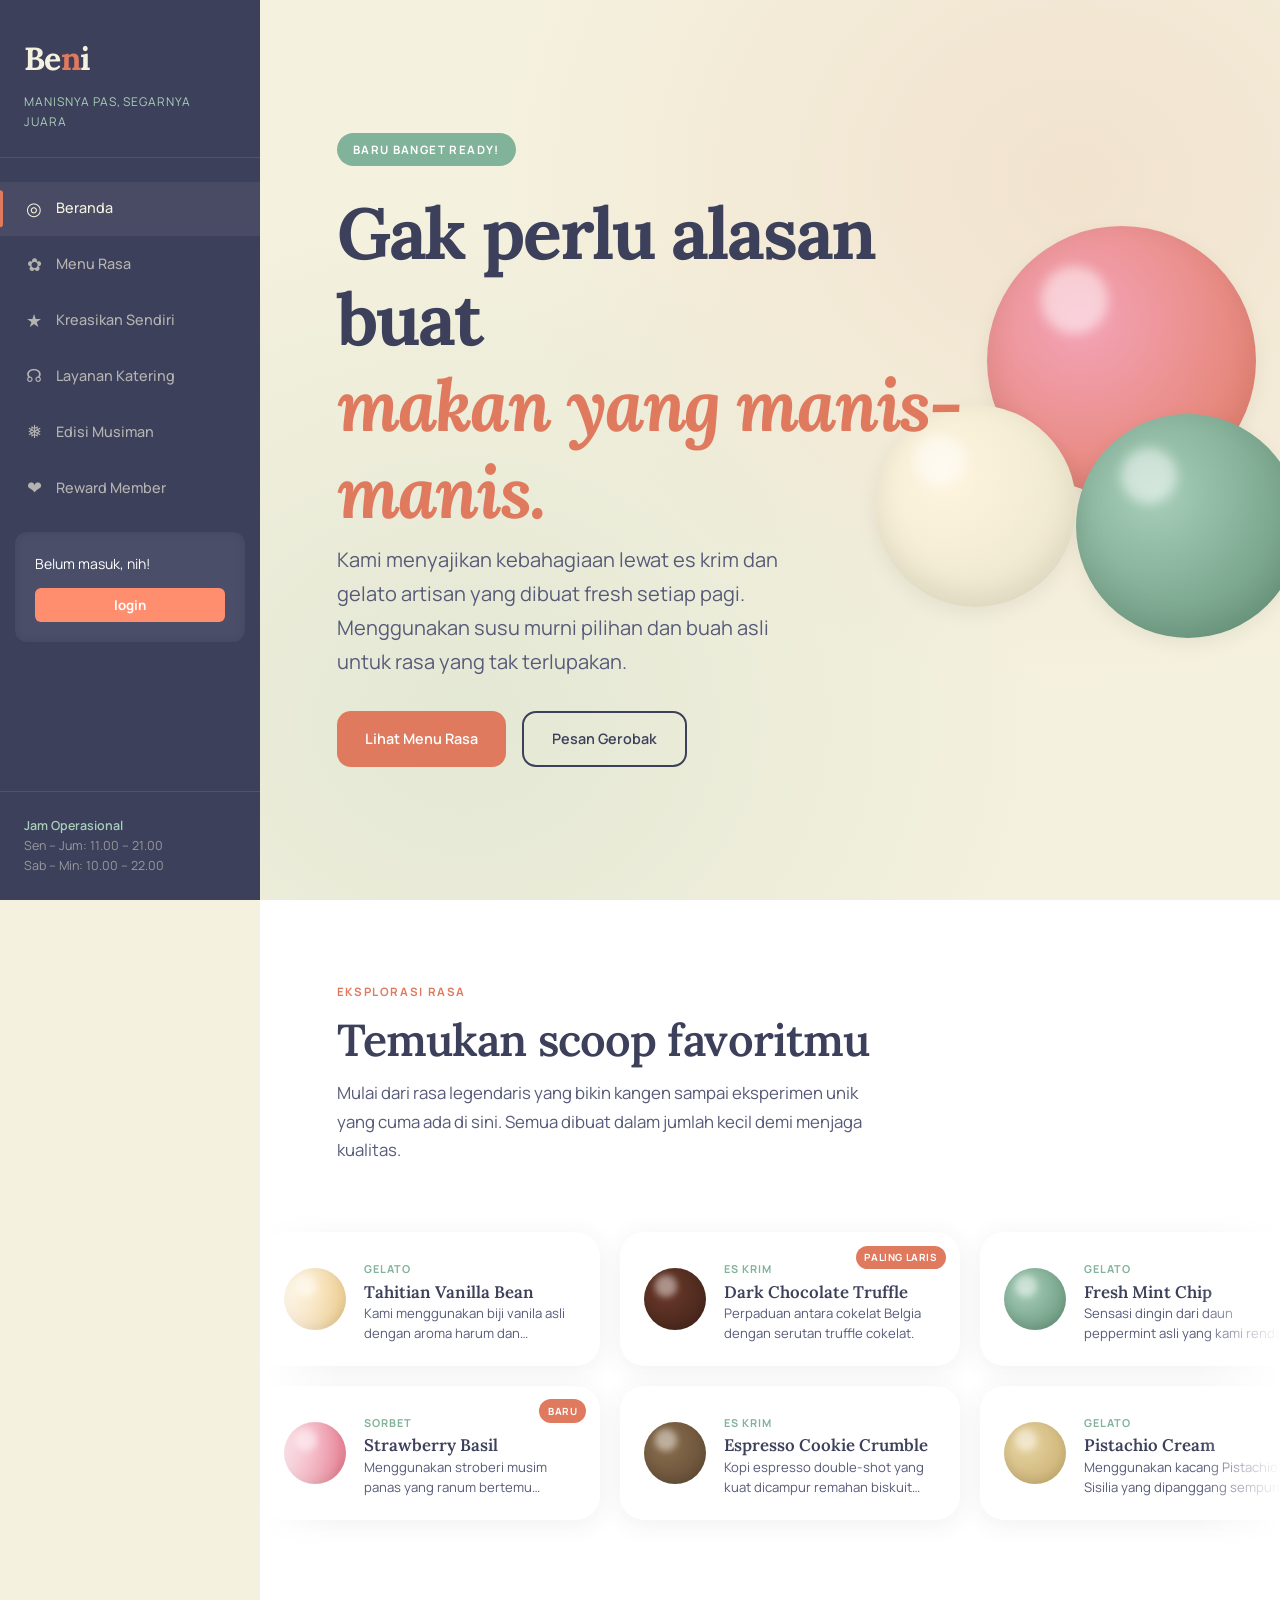
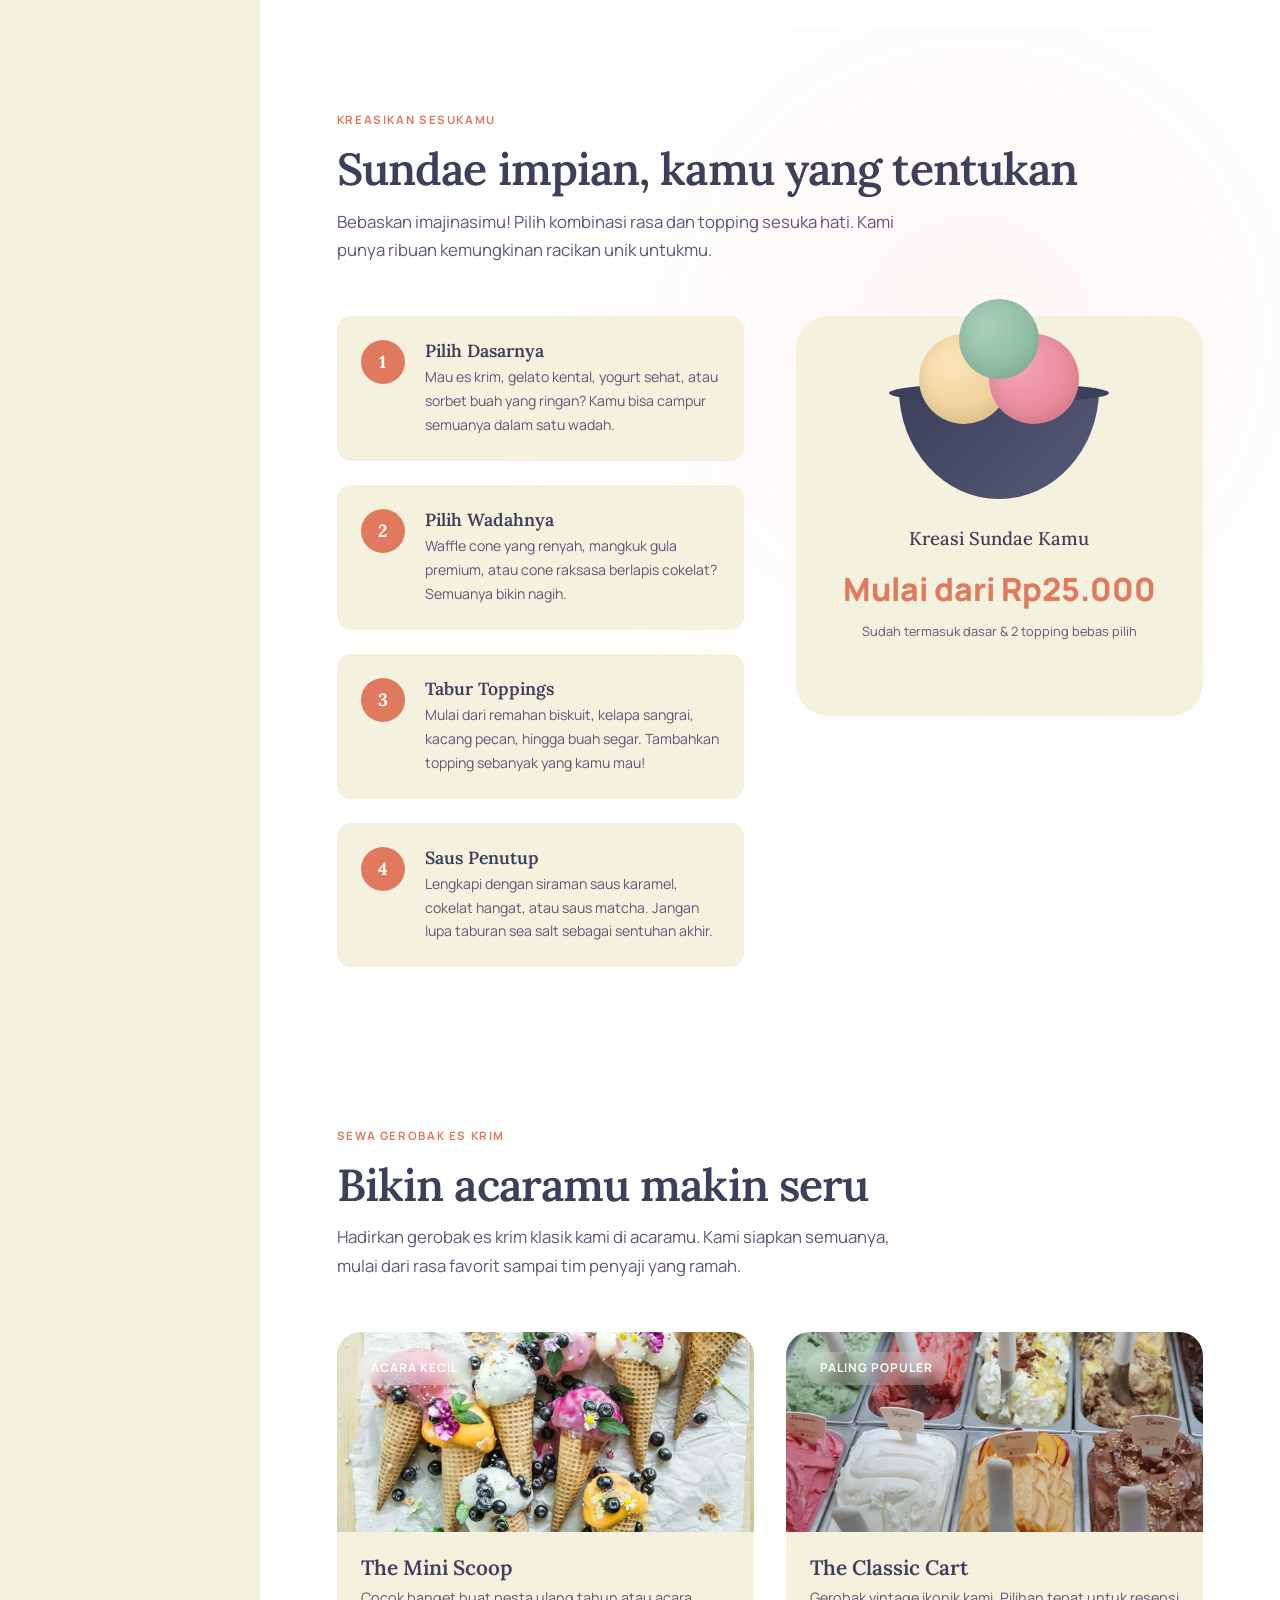
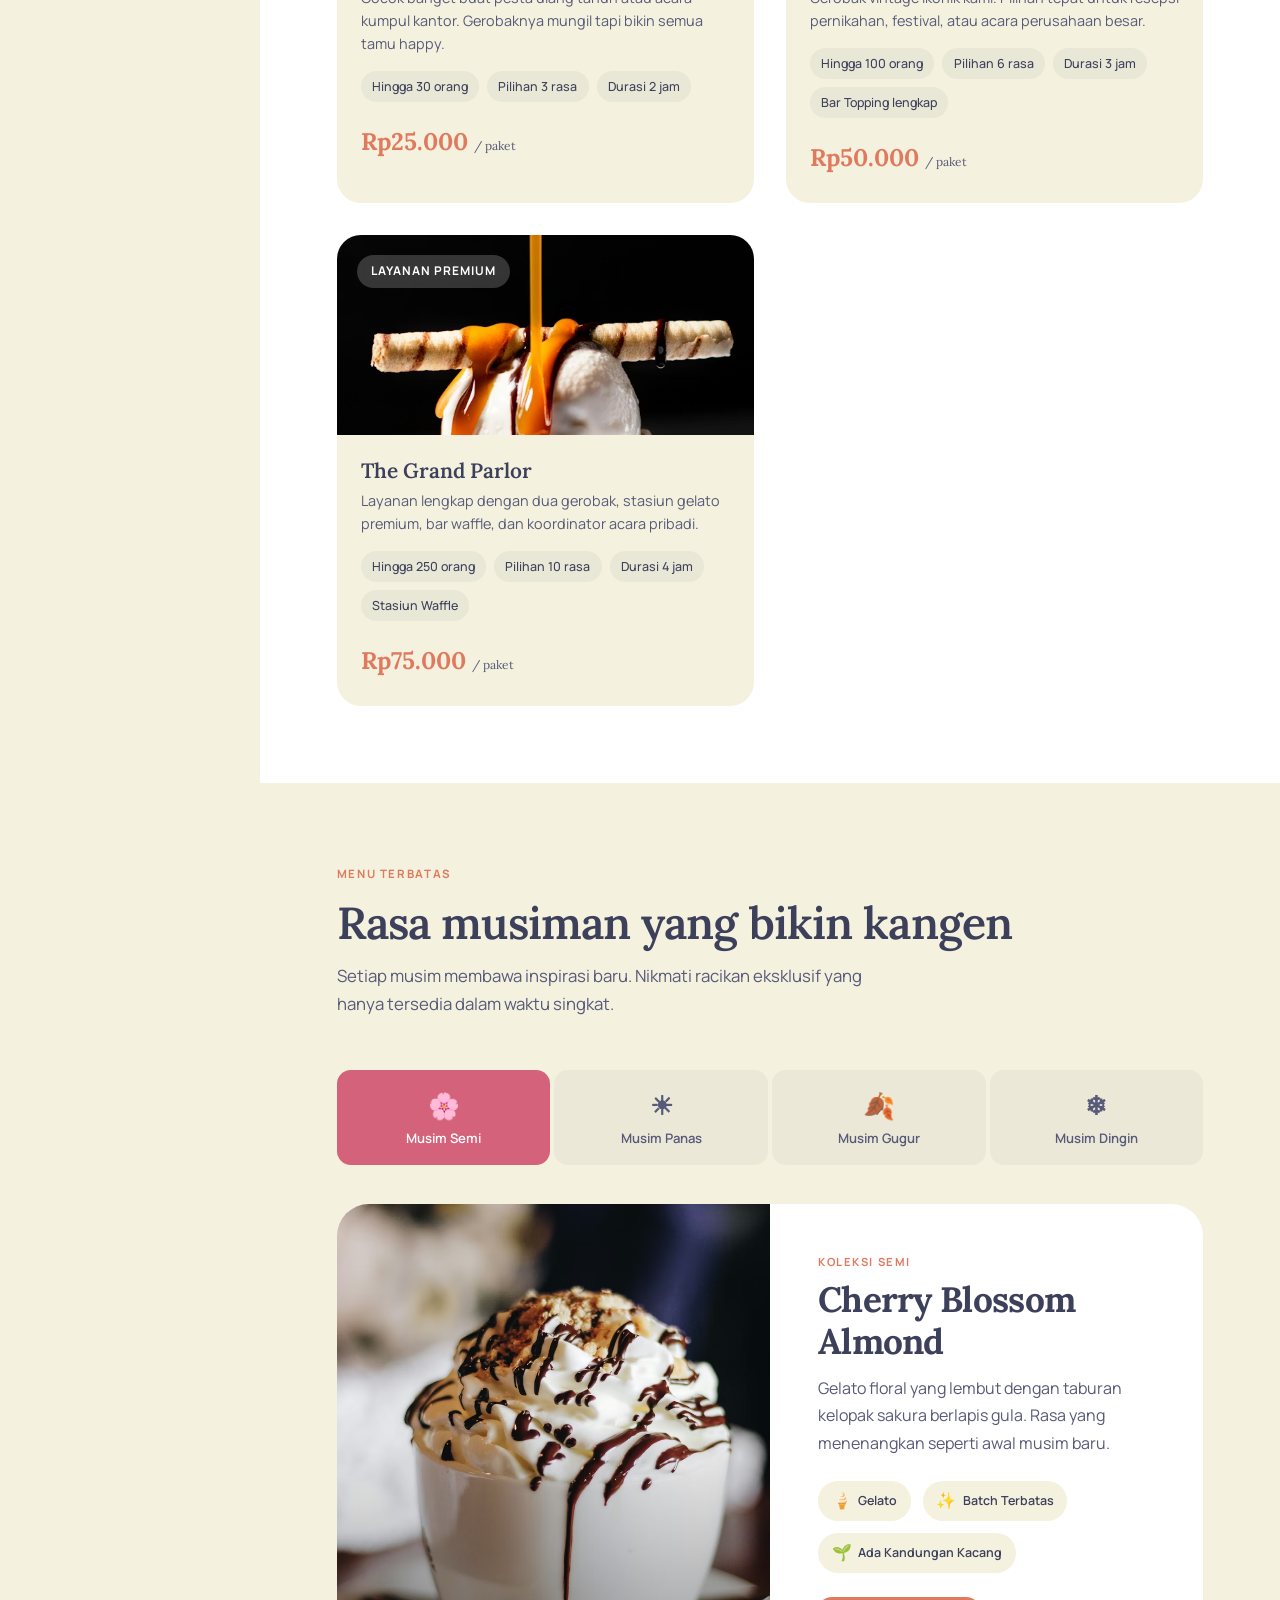
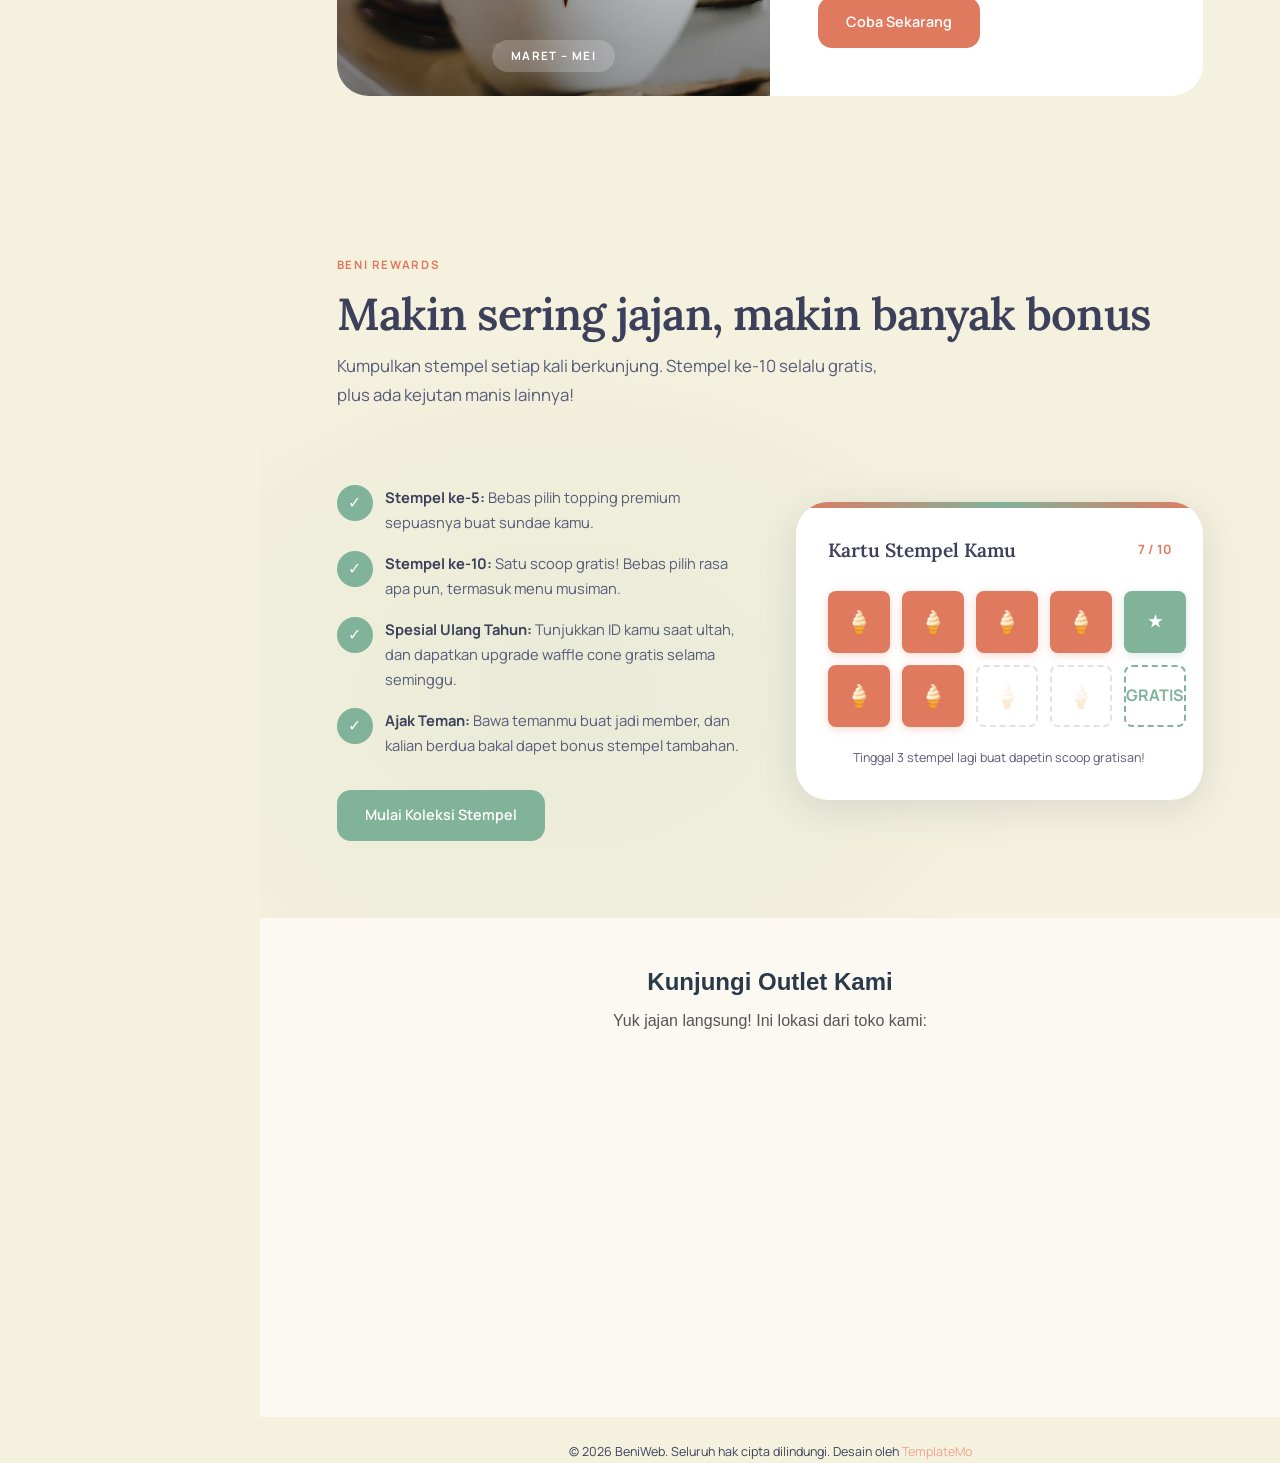
<file: index.html>
<!DOCTYPE html>
<html lang="id">
<head>
  <meta charset="UTF-8">
  <meta name="viewport" content="width=device-width, initial-scale=1.0">
  <meta name="description" content="BeniWeb — Kelezatan dingin yang menghangatkan suasana. Es krim dan gelato artisan dengan bahan lokal pilihan.">
  <meta name="keywords" content="es krim, gelato, dessert, beniweb, katering es krim, camilan dingin">
  <meta name="author" content="BeniWeb">
  <meta property="og:title" content="BeniWeb — Manisnya Pas, Segarnya Juara">
  <meta property="og:description" content="Nikmati es krim dan gelato artisan yang dibuat fresh setiap hari khusus untukmu.">
  <meta property="og:type" content="website">
  <meta name="twitter:card" content="summary_large_image">
  <title>BeniWeb — Kebahagiaan dalam Setiap Scoop</title>

  <link rel="preconnect" href="https://fonts.googleapis.com">
  <link rel="preconnect" href="https://fonts.gstatic.com" crossorigin>
  <link href="https://fonts.googleapis.com/css2?family=Lora:ital,wght@0,400;0,500;0,600;0,700;1,400;1,500&family=Manrope:wght@300;400;500;600;700;800&display=swap" rel="stylesheet">
  <link rel="stylesheet" href="templatemo-frost-style.css">
</head>
<body>

  <button class="hamburger" id="hamburger" aria-label="Buka Menu" aria-expanded="false">
    <div class="hamburger__lines">
      <span></span>
      <span></span>
      <span></span>
    </div>
  </button>

  <div class="sidebar-overlay" id="sidebarOverlay"></div>

  <aside class="sidebar" id="sidebar" role="navigation">
    <div class="sidebar__brand">
      <div class="sidebar__logo">Be<span>n</span>i</div>
      <div class="sidebar__tagline">Manisnya Pas, Segarnya Juara</div>
    </div>

<nav class="sidebar__nav">
  <ul>
    <li><a href="#hero" class="active"><span class="nav-icon">&#9678;</span> Beranda</a></li>
    <li><a href="#flavors"><span class="nav-icon">&#10047;</span> Menu Rasa</a></li>
    <li><a href="#builder"><span class="nav-icon">&#9733;</span> Kreasikan Sendiri</a></li>
    <li><a href="#catering"><span class="nav-icon">&#9738;</span> Layanan Katering</a></li>
    <li><a href="#seasonal"><span class="nav-icon">&#10053;</span> Edisi Musiman</a></li>
    <li><a href="#loyalty"><span class="nav-icon">&#10084;</span> Reward Member</a></li>

    <li style="list-style: none; padding: 15px;">
      <div style="background-color: #4a4e69; padding: 20px; border-radius: 12px; box-shadow: inset 0 0 10px rgba(0,0,0,0.1);">
        <p id="userInfo" style="margin: 0 0 12px 0; color: #ffffff; font-size: 14px;">
          Belum masuk, nih!
        </p>
        <div id="authArea">
          <button onclick="goLogin()" class="nav-cta" style="background-color: #ff8c69; color: white; border: none; padding: 8px 20px; border-radius: 6px; font-weight: bold; cursor: pointer; width: 100%;">
            login
          </button>
        </div>
      </div>
    </li>
  </ul>
</nav>

    <div class="sidebar__footer">
      <div class="sidebar__hours">
        <strong>Jam Operasional</strong><br>
        Sen – Jum: 11.00 – 21.00<br>
        Sab – Min: 10.00 – 22.00
      </div>
    </div>
  </aside>

  <main class="main">

    <section class="hero" id="hero">
      <div class="hero__content">
        <div class="hero__badge reveal">Baru Banget Ready!</div>
        <h1 class="hero__title reveal reveal-delay-1">
          Gak perlu alasan buat<br><em>makan yang manis-manis.</em>
        </h1>
        <p class="hero__subtitle reveal reveal-delay-2">
          Kami menyajikan kebahagiaan lewat es krim dan gelato artisan yang dibuat fresh setiap pagi. Menggunakan susu murni pilihan dan buah asli untuk rasa yang tak terlupakan.
        </p>
        <div class="hero__actions reveal reveal-delay-3">
          <a href="#flavors" class="btn btn--primary">Lihat Menu Rasa</a>
          <a href="#catering" class="btn btn--outline">Pesan Gerobak</a>
        </div>
      </div>

      <div class="hero__deco" aria-hidden="true">
        <div class="scoop scoop--strawberry">
          <div class="scoop--highlight"></div>
        </div>
        <div class="scoop scoop--mint">
          <div class="scoop--highlight"></div>
        </div>
        <div class="scoop scoop--vanilla">
          <div class="scoop--highlight"></div>
        </div>
      </div>
    </section>

    <section class="section section--alt flavors-section" id="flavors">
      <div class="section__header reveal">
        <span class="section__label">Eksplorasi Rasa</span>
        <h2 class="section__title">Temukan scoop favoritmu</h2>
        <p class="section__desc">Mulai dari rasa legendaris yang bikin kangen sampai eksperimen unik yang cuma ada di sini. Semua dibuat dalam jumlah kecil demi menjaga kualitas.</p>
      </div>

      <div class="marquee">
        <div class="marquee__track">
          <div class="flavor-card">
            <div class="flavor-card__swatch" style="background: radial-gradient(circle at 35% 35%, #fce4b8, #e6c68a);"></div>
            <div class="flavor-card__info">
              <span class="flavor-card__type">Gelato</span>
              <h3 class="flavor-card__name">Tahitian Vanilla Bean</h3>
              <p class="flavor-card__desc">Kami menggunakan biji vanila asli dengan aroma harum dan berteksture lembut.</p>
            </div>
          </div>
          <div class="flavor-card">
            <div class="flavor-card__tag">Paling Laris</div>
            <div class="flavor-card__swatch" style="background: radial-gradient(circle at 35% 35%, #6b3a2a, #3e2118);"></div>
            <div class="flavor-card__info">
              <span class="flavor-card__type">Es Krim</span>
              <h3 class="flavor-card__name">Dark Chocolate Truffle</h3>
              <p class="flavor-card__desc">Perpaduan antara cokelat Belgia dengan serutan truffle cokelat.</p>
            </div>
          </div>
          <div class="flavor-card">
            <div class="flavor-card__swatch" style="background: radial-gradient(circle at 35% 35%, var(--sage-light), var(--sage-dark));"></div>
            <div class="flavor-card__info">
              <span class="flavor-card__type">Gelato</span>
              <h3 class="flavor-card__name">Fresh Mint Chip</h3>
              <p class="flavor-card__desc">Sensasi dingin dari daun peppermint asli yang kami rendam langsung.</p>
            </div>
          </div>
          <div class="flavor-card">
            <div class="flavor-card__tag">Edisi Terbatas</div>
            <div class="flavor-card__swatch" style="background: radial-gradient(circle at 35% 35%, #c9b3d6, #9b7eb8);"></div>
            <div class="flavor-card__info">
              <span class="flavor-card__type">Gelato</span>
              <h3 class="flavor-card__name">Lavender Honey</h3>
              <p class="flavor-card__desc">Kami menggunakan Bunga lavender Prancis asli yang dipadukan dengan madu hutan.</p>
            </div>
          </div>
          <div class="flavor-card">
            <div class="flavor-card__swatch" style="background: radial-gradient(circle at 35% 35%, #a8d8ea, #6bb7d4);"></div>
            <div class="flavor-card__info">
              <span class="flavor-card__type">Sorbet</span>
              <h3 class="flavor-card__name">Blue Spirulina Coconut</h3>
              <p class="flavor-card__desc">Berbahan santan kental dan spirulina biru alami.</p>
            </div>
          </div>
          <div class="flavor-card">
            <div class="flavor-card__swatch" style="background: radial-gradient(circle at 35% 35%, #d4a76a, #b8863e);"></div>
            <div class="flavor-card__info">
              <span class="flavor-card__type">Es Krim</span>
              <h3 class="flavor-card__name">Salted Caramel Pecan</h3>
              <p class="flavor-card__desc">Menggunakan Karamel dengan taburan garam laut Maldon dan kacang pecan.</p>
            </div>
          </div>

          <div class="flavor-card">
            <div class="flavor-card__swatch" style="background: radial-gradient(circle at 35% 35%, #fce4b8, #e6c68a);"></div>
            <div class="flavor-card__info">
              <span class="flavor-card__type">Gelato</span>
              <h3 class="flavor-card__name">Tahitian Vanilla Bean</h3>
              <p class="flavor-card__desc">Memiliki tekstur lembut dengan biji vanila asli.</p>
            </div>
          </div>
          <div class="flavor-card">
            <div class="flavor-card__tag">Paling Laris</div>
            <div class="flavor-card__swatch" style="background: radial-gradient(circle at 35% 35%, #6b3a2a, #3e2118);"></div>
            <div class="flavor-card__info">
              <span class="flavor-card__type">Es Krim</span>
              <h3 class="flavor-card__name">Dark Chocolate Truffle</h3>
              <p class="flavor-card__desc">Perpaduan antara cokelat Belgia dan trufle.</p>
            </div>
          </div>
        </div>

        <div class="marquee__track marquee__track--reverse">
          <div class="flavor-card">
            <div class="flavor-card__tag">Baru</div>
            <div class="flavor-card__swatch" style="background: radial-gradient(circle at 35% 35%, #f4a4b8, #e07a8a);"></div>
            <div class="flavor-card__info">
              <span class="flavor-card__type">Sorbet</span>
              <h3 class="flavor-card__name">Strawberry Basil</h3>
              <p class="flavor-card__desc">Menggunakan stroberi musim panas yang ranum bertemu kemangi segar.</p>
            </div>
          </div>
          <div class="flavor-card">
            <div class="flavor-card__swatch" style="background: radial-gradient(circle at 35% 35%, #8b6f4e, #5c4632);"></div>
            <div class="flavor-card__info">
              <span class="flavor-card__type">Es Krim</span>
              <h3 class="flavor-card__name">Espresso Cookie Crumble</h3>
              <p class="flavor-card__desc">Kopi espresso double-shot yang kuat dicampur remahan biskuit cokelat dan lelehan karamel.</p>
            </div>
          </div>
          <div class="flavor-card">
            <div class="flavor-card__swatch" style="background: radial-gradient(circle at 35% 35%, #e8d5a3, #c4a96a);"></div>
            <div class="flavor-card__info">
              <span class="flavor-card__type">Gelato</span>
              <h3 class="flavor-card__name">Pistachio Cream</h3>
              <p class="flavor-card__desc">Menggunakan kacang Pistachio Sisilia yang dipanggang sempurna.</p>
            </div>
          </div>
          <div class="flavor-card">
            <div class="flavor-card__tag">Vegan</div>
            <div class="flavor-card__swatch" style="background: radial-gradient(circle at 35% 35%, #f7c59f, #ef8e38);"></div>
            <div class="flavor-card__info">
              <span class="flavor-card__type">Sorbet</span>
              <h3 class="flavor-card__name">Mango Passionfruit</h3>
              <p class="flavor-card__desc">Perpaduan mangga manis dan markisa yang asam segar.</p>
            </div>
          </div>
          <div class="flavor-card">
            <div class="flavor-card__swatch" style="background: radial-gradient(circle at 35% 35%, #f0c2c2, #d4868a);"></div>
            <div class="flavor-card__info">
              <span class="flavor-card__type">Es Krim</span>
              <h3 class="flavor-card__name">White Chocolate Raspberry</h3>
              <p class="flavor-card__desc">Selasih raspberry yang asam manis diaduk dalam es krim cokelat putih yang lembut mewah.</p>
            </div>
          </div>
          <div class="flavor-card">
            <div class="flavor-card__swatch" style="background: radial-gradient(circle at 35% 35%, #b6d7a8, #7ab55c);"></div>
            <div class="flavor-card__info">
              <span class="flavor-card__type">Gelato</span>
              <h3 class="flavor-card__name">Matcha Black Sesame</h3>
              <p class="flavor-card__desc">Matcha kualitas premium berpadu dengan gurihnya wijen hitam panggang.</p>
            </div>
          </div>
        </div>
      </div>
    </section>

    <section class="section builder" id="builder">
      <div class="section__header reveal">
        <span class="section__label">Kreasikan Sesukamu</span>
        <h2 class="section__title">Sundae impian, kamu yang tentukan</h2>
        <p class="section__desc">Bebaskan imajinasimu! Pilih kombinasi rasa dan topping sesuka hati. Kami punya ribuan kemungkinan racikan unik untukmu.</p>
      </div>

      <div class="builder__layout">
        <div class="builder__steps">
          <div class="builder-step reveal">
            <div class="builder-step__num">1</div>
            <div>
              <h3 class="builder-step__title">Pilih Dasarnya</h3>
              <p class="builder-step__text">Mau es krim, gelato kental, yogurt sehat, atau sorbet buah yang ringan? Kamu bisa campur semuanya dalam satu wadah.</p>
            </div>
          </div>
          <div class="builder-step reveal reveal-delay-1">
            <div class="builder-step__num">2</div>
            <div>
              <h3 class="builder-step__title">Pilih Wadahnya</h3>
              <p class="builder-step__text">Waffle cone yang renyah, mangkuk gula premium, atau cone raksasa berlapis cokelat? Semuanya bikin nagih.</p>
            </div>
          </div>
          <div class="builder-step reveal reveal-delay-2">
            <div class="builder-step__num">3</div>
            <div>
              <h3 class="builder-step__title">Tabur Toppings</h3>
              <p class="builder-step__text">Mulai dari remahan biskuit, kelapa sangrai, kacang pecan, hingga buah segar. Tambahkan topping sebanyak yang kamu mau!</p>
            </div>
          </div>
          <div class="builder-step reveal reveal-delay-3">
            <div class="builder-step__num">4</div>
            <div>
              <h3 class="builder-step__title">Saus Penutup</h3>
              <p class="builder-step__text">Lengkapi dengan siraman saus karamel, cokelat hangat, atau saus matcha. Jangan lupa taburan sea salt sebagai sentuhan akhir.</p>
            </div>
          </div>
        </div>

        <div class="builder__preview reveal">
          <div class="builder__preview-bowl">
            <div class="builder__preview-scoop1"></div>
            <div class="builder__preview-scoop2"></div>
            <div class="builder__preview-scoop3"></div>
          </div>
          <p class="builder__preview-text">Kreasi Sundae Kamu</p>
          <p class="builder__preview-price">Mulai dari Rp25.000</p>
          <p class="builder__preview-note">Sudah termasuk dasar & 2 topping bebas pilih</p>
        </div>
      </div>
    </section>

    <section class="section section--alt" id="catering">
      <div class="section__header reveal">
        <span class="section__label">Sewa Gerobak Es Krim</span>
        <h2 class="section__title">Bikin acaramu makin seru</h2>
        <p class="section__desc">Hadirkan gerobak es krim klasik kami di acaramu. Kami siapkan semuanya, mulai dari rasa favorit sampai tim penyaji yang ramah.</p>
      </div>

      <div class="catering__grid">
        <div class="cart-card reveal">
          <div class="cart-card__visual">
            <img src="images/the-mini-scoop.avif" alt="Mini Party Cart" loading="lazy">
            <span class="cart-card__visual-label">Acara Kecil</span>
          </div>
          <div class="cart-card__body">
            <h3 class="cart-card__name">The Mini Scoop</h3>
            <p class="cart-card__desc">Cocok banget buat pesta ulang tahun atau acara kumpul kantor. Gerobaknya mungil tapi bikin semua tamu happy.</p>
            <div class="cart-card__details">
              <span class="cart-card__detail">Hingga 30 orang</span>
              <span class="cart-card__detail">Pilihan 3 rasa</span>
              <span class="cart-card__detail">Durasi 2 jam</span>
            </div>
            <div class="cart-card__price">Rp25.000 <small>/ paket</small></div>
          </div>
        </div>

        <div class="cart-card reveal reveal-delay-1">
          <div class="cart-card__visual">
            <img src="images/the-classic-cart.avif" alt="Classic Cart" loading="lazy">
            <span class="cart-card__visual-label">Paling Populer</span>
          </div>
          <div class="cart-card__body">
            <h3 class="cart-card__name">The Classic Cart</h3>
            <p class="cart-card__desc">Gerobak vintage ikonik kami. Pilihan tepat untuk resepsi pernikahan, festival, atau acara perusahaan besar.</p>
            <div class="cart-card__details">
              <span class="cart-card__detail">Hingga 100 orang</span>
              <span class="cart-card__detail">Pilihan 6 rasa</span>
              <span class="cart-card__detail">Durasi 3 jam</span>
              <span class="cart-card__detail">Bar Topping lengkap</span>
            </div>
            <div class="cart-card__price">Rp50.000 <small>/ paket</small></div>
          </div>
        </div>

        <div class="cart-card reveal reveal-delay-2">
          <div class="cart-card__visual">
            <img src="images/the-grand-parlor.avif" alt="Grand Parlor" loading="lazy">
            <span class="cart-card__visual-label">Layanan Premium</span>
          </div>
          <div class="cart-card__body">
            <h3 class="cart-card__name">The Grand Parlor</h3>
            <p class="cart-card__desc">Layanan lengkap dengan dua gerobak, stasiun gelato premium, bar waffle, dan koordinator acara pribadi.</p>
            <div class="cart-card__details">
              <span class="cart-card__detail">Hingga 250 orang</span>
              <span class="cart-card__detail">Pilihan 10 rasa</span>
              <span class="cart-card__detail">Durasi 4 jam</span>
              <span class="cart-card__detail">Stasiun Waffle</span>
            </div>
            <div class="cart-card__price">Rp75.000 <small>/ paket</small></div>
          </div>
        </div>
      </div>
    </section>

    <section class="section" id="seasonal">
      <div class="section__header reveal">
        <span class="section__label">Menu Terbatas</span>
        <h2 class="section__title">Rasa musiman yang bikin kangen</h2>
        <p class="section__desc">Setiap musim membawa inspirasi baru. Nikmati racikan eksklusif yang hanya tersedia dalam waktu singkat.</p>
      </div>

      <div class="seasonal-tabs reveal" role="tablist">
        <button class="seasonal-tab is-active" data-season="spring" role="tab" aria-selected="true">
          <span class="seasonal-tab__icon" aria-hidden="true">&#127800;</span> Musim Semi
        </button>
        <button class="seasonal-tab" data-season="summer" role="tab" aria-selected="false">
          <span class="seasonal-tab__icon" aria-hidden="true">&#9728;</span> Musim Panas
        </button>
        <button class="seasonal-tab" data-season="autumn" role="tab" aria-selected="false">
          <span class="seasonal-tab__icon" aria-hidden="true">&#127810;</span> Musim Gugur
        </button>
        <button class="seasonal-tab" data-season="winter" role="tab" aria-selected="false">
          <span class="seasonal-tab__icon" aria-hidden="true">&#10052;</span> Musim Dingin
        </button>
      </div>

      <div class="seasonal-panels reveal">
        <div class="seasonal-panel is-active" id="panel-spring" role="tabpanel">
          <div class="seasonal-panel__visual">
            <img src="images/spring-collection.avif" alt="Spring" loading="lazy">
            <span class="seasonal-panel__badge">Maret – Mei</span>
          </div>
          <div class="seasonal-panel__details">
            <span class="seasonal-panel__season-label">Koleksi Semi</span>
            <h3 class="seasonal-panel__name">Cherry Blossom Almond</h3>
            <p class="seasonal-panel__desc">Gelato floral yang lembut dengan taburan kelopak sakura berlapis gula. Rasa yang menenangkan seperti awal musim baru.</p>
            <div class="seasonal-panel__meta">
              <span class="seasonal-panel__meta-tag"><span>&#127846;</span> Gelato</span>
              <span class="seasonal-panel__meta-tag"><span>&#10024;</span> Batch Terbatas</span>
              <span class="seasonal-panel__meta-tag"><span>&#127793;</span> Ada Kandungan Kacang</span>
            </div>
            <a href="#hero" class="btn btn--primary seasonal-panel__cta">Coba Sekarang</a>
          </div>
        </div>

        <div class="seasonal-panel" id="panel-summer" role="tabpanel">
          <div class="seasonal-panel__visual">
            <img src="images/summer-collection.avif" alt="Summer" loading="lazy">
            <span class="seasonal-panel__badge">Juni – Agustus</span>
          </div>
          <div class="seasonal-panel__details">
            <span class="seasonal-panel__season-label">Koleksi Panas</span>
            <h3 class="seasonal-panel__name">Mango Chili Lime</h3>
            <p class="seasonal-panel__desc">Sorbet mangga manis dengan taburan bumbu cabai-limau yang meledak di mulut. Segar, sedikit pedas, dan unik banget!</p>
            <div class="seasonal-panel__meta">
              <span class="seasonal-panel__meta-tag"><span>&#127847;</span> Sorbet</span>
              <span class="seasonal-panel__meta-tag"><span>&#127793;</span> Bebas Susu</span>
              <span class="seasonal-panel__meta-tag"><span>&#127798;</span> Pedas Ringan</span>
            </div>
            <a href="#hero" class="btn btn--primary seasonal-panel__cta">Coba Sekarang</a>
          </div>
        </div>

        <div class="seasonal-panel" id="panel-autumn" role="tabpanel">
          <div class="seasonal-panel__visual">
            <img src="images/autumn-collection.avif" alt="Autumn" loading="lazy">
            <span class="seasonal-panel__badge">September – November</span>
          </div>
          <div class="seasonal-panel__details">
            <span class="seasonal-panel__season-label">Koleksi Gugur</span>
            <h3 class="seasonal-panel__name">Pumpkin Chai Swirl</h3>
            <p class="seasonal-panel__desc">Es krim labu rempah yang diputar dengan karamel chai yang hangat. Teman sempurna untuk suasana yang mulai sejuk.</p>
            <div class="seasonal-panel__meta">
              <span class="seasonal-panel__meta-tag"><span>&#127846;</span> Es Krim</span>
              <span class="seasonal-panel__meta-tag"><span>&#10024;</span> Paling Dicari</span>
            </div>
            <a href="#hero" class="btn btn--primary seasonal-panel__cta">Coba Sekarang</a>
          </div>
        </div>

        <div class="seasonal-panel" id="panel-winter" role="tabpanel">
          <div class="seasonal-panel__visual">
            <img src="images/winter-collection.avif" alt="Winter" loading="lazy">
            <span class="seasonal-panel__badge">Desember – Februari</span>
          </div>
          <div class="seasonal-panel__details">
            <span class="seasonal-panel__season-label">Koleksi Dingin</span>
            <h3 class="seasonal-panel__name">Peppermint Bark Brownie</h3>
            <p class="seasonal-panel__desc">Es krim cokelat hitam peppermint dengan potongan brownies yang kenyal. Hadiah manis untuk akhir tahunmu.</p>
            <div class="seasonal-panel__meta">
              <span class="seasonal-panel__meta-tag"><span>&#127846;</span> Es Krim</span>
              <span class="seasonal-panel__meta-tag"><span>&#127876;</span> Spesial Liburan</span>
            </div>
            <a href="#hero" class="btn btn--primary seasonal-panel__cta">Coba Sekarang</a>
          </div>
        </div>
      </div>
    </section>

    <section class="section section--alt loyalty" id="loyalty">
      <div class="section__header reveal">
        <span class="section__label">Beni Rewards</span>
        <h2 class="section__title">Makin sering jajan, makin banyak bonus</h2>
        <p class="section__desc">Kumpulkan stempel setiap kali berkunjung. Stempel ke-10 selalu gratis, plus ada kejutan manis lainnya!</p>
      </div>

      <div class="loyalty__layout">
        <div class="loyalty__info reveal">
          <div class="loyalty__perks">
            <div class="perk">
              <div class="perk__icon">&#10003;</div>
              <p class="perk__text"><strong>Stempel ke-5:</strong> Bebas pilih topping premium sepuasnya buat sundae kamu.</p>
            </div>
            <div class="perk">
              <div class="perk__icon">&#10003;</div>
              <p class="perk__text"><strong>Stempel ke-10:</strong> Satu scoop gratis! Bebas pilih rasa apa pun, termasuk menu musiman.</p>
            </div>
            <div class="perk">
              <div class="perk__icon">&#10003;</div>
              <p class="perk__text"><strong>Spesial Ulang Tahun:</strong> Tunjukkan ID kamu saat ultah, dan dapatkan upgrade waffle cone gratis selama seminggu.</p>
            </div>
            <div class="perk">
              <div class="perk__icon">&#10003;</div>
              <p class="perk__text"><strong>Ajak Teman:</strong> Bawa temanmu buat jadi member, dan kalian berdua bakal dapet bonus stempel tambahan.</p>
            </div>
          </div>
          <a href="#hero" class="btn btn--sage" style="margin-top: 2rem;">Mulai Koleksi Stempel</a>
        </div>

        <div class="stamp-card reveal reveal-delay-1">
          <div class="stamp-card__header">
            <span class="stamp-card__title">Kartu Stempel Kamu</span>
            <span class="stamp-card__count">7 / 10</span>
          </div>
          <div class="stamp-card__grid">
            <div class="stamp stamp--filled">&#127846;</div>
            <div class="stamp stamp--filled">&#127846;</div>
            <div class="stamp stamp--filled">&#127846;</div>
            <div class="stamp stamp--filled">&#127846;</div>
            <div class="stamp stamp--reward stamp--filled">&#9733;</div>
            <div class="stamp stamp--filled">&#127846;</div>
            <div class="stamp stamp--filled">&#127846;</div>
            <div class="stamp">&#127846;</div>
            <div class="stamp">&#127846;</div>
            <div class="stamp stamp--reward">GRATIS</div>
          </div>
          <p class="stamp-card__footer">Tinggal 3 stempel lagi buat dapetin scoop gratisan!</p>
        </div>
      </div>
    </section>

    
<section class="maps-section" style="padding: 50px 20px; background-color: #fcf8f2; text-align: center;">
        <div style="max-width: 1200px; margin: 0 auto;">
            <h2 style="color: #2b3a4a; margin-bottom: 10px; font-family: sans-serif;">Kunjungi Outlet Kami</h2>
            <p style="color: #555; margin-bottom: 25px; font-family: sans-serif;">Yuk jajan langsung! Ini lokasi dari toko kami:</p>
            <iframe src="https://www.google.com/maps/embed?pb=!1m16!1m12!1m3!1d247.0562007541257!2d110.39534589551074!3d-7.800494416408249!2m3!1f0!2f0!3f0!3m2!1i1024!2i768!4f13.1!2m1!1sSMA%208!5e0!3m2!1sen!2sid!4v1780642510695!5m2!1sen!2sid" width="400" height="300" style="border:0;" allowfullscreen="" loading="lazy" referrerpolicy="no-referrer-when-downgrade"></iframe>
        </div>
    </section>
      <div class="footer__bottom">
        <p>&copy; 2026 BeniWeb. Seluruh hak cipta dilindungi. Desain oleh <a href="https://templatemo.com" target="_blank" rel="noopener noreferrer">TemplateMo</a></p>
      </div>
    </footer>

  </main>
  <script src="templatemo-frost-script.js"></script>
  <script src="login/js/welcome.js"></script>
</body>
</html>
</file>
<file: templatemo-frost-style.css>
@charset "utf-8";
/* 

CSS Document 

TemplateMo 613 Frost Bakery

https://templatemo.com/tm-613-frost-bakery

*/

:root {
	/* Color Palette — Terracotta */
	--terracotta: #E07A5F;
	--cream: #F4F1DE;
	--navy: #3D405B;
	--sage: #81B29A;

	/* Extended shades */
	--terracotta-light: #f0a58e;
	--terracotta-dark: #c4603f;
	--cream-dark: #e8e3c8;
	--navy-light: #575a78;
	--sage-light: #a8cfba;
	--sage-dark: #5f8e73;

	/* Typography */
	--font-heading: 'Lora', Georgia, serif;
	--font-body: 'Manrope', 'Segoe UI', sans-serif;

	/* Spacing */
	--sidebar-width: 260px;
	--section-pad: clamp(3rem, 6vw, 6rem);
	--gap: clamp(1rem, 2.5vw, 2rem);

	/* Borders & Radius */
	--radius-sm: 8px;
	--radius-md: 14px;
	--radius-lg: 24px;
	--radius-xl: 32px;

	/* Shadows */
	--shadow-card: 0 4px 24px rgba(61, 64, 91, 0.08);
	--shadow-hover: 0 8px 40px rgba(61, 64, 91, 0.14);

	/* Transitions */
	--ease-out: cubic-bezier(0.22, 1, 0.36, 1);
	--duration: 0.5s;
}

/* ============================================
       Reset & Base
       ============================================ */
*,
*::before,
*::after {
	margin: 0;
	padding: 0;
	box-sizing: border-box;
}

html {
	scroll-behavior: smooth;
	font-size: 16px;
	-webkit-font-smoothing: antialiased;
	-moz-osx-font-smoothing: grayscale;
}

body {
	font-family: var(--font-body);
	color: var(--navy);
	background-color: var(--cream);
	line-height: 1.7;
	overflow-x: hidden;
}

h1,
h2,
h3,
h4,
h5,
h6 {
	font-family: var(--font-heading);
	font-weight: 600;
	line-height: 1.2;
}

a {
	color: inherit;
	text-decoration: none;
}

img {
	max-width: 100%;
	display: block;
}

ul {
	list-style: none;
}

button {
	font-family: var(--font-body);
	cursor: pointer;
	border: none;
	background: none;
}

/* ============================================
       Sidebar Navigation
       ============================================ */
.sidebar {
	position: fixed;
	top: 0;
	left: 0;
	width: var(--sidebar-width);
	height: 100vh;
	background: var(--navy);
	color: var(--cream);
	display: flex;
	flex-direction: column;
	z-index: 1000;
	overflow-y: auto;
	transition: transform 0.4s var(--ease-out);
}

.sidebar__brand {
	padding: 2rem 1.5rem 1.5rem;
	border-bottom: 1px solid rgba(244, 241, 222, 0.1);
}

.sidebar__logo {
	font-family: var(--font-heading);
	font-size: 2rem;
	font-weight: 700;
	letter-spacing: -0.02em;
	color: var(--cream);
}

.sidebar__logo span {
	color: var(--terracotta);
}

.sidebar__tagline {
	font-size: 0.75rem;
	font-weight: 400;
	letter-spacing: 0.08em;
	text-transform: uppercase;
	color: var(--sage-light);
	margin-top: 0.35rem;
}

.sidebar__nav {
	flex: 1;
	padding: 1.5rem 0;
}

.sidebar__nav ul {
	display: flex;
	flex-direction: column;
	gap: 2px;
}

.sidebar__nav a {
	display: flex;
	align-items: center;
	gap: 0.75rem;
	padding: 0.75rem 1.5rem;
	font-size: 0.9rem;
	font-weight: 500;
	color: rgba(244, 241, 222, 0.65);
	transition: all 0.3s var(--ease-out);
	position: relative;
}

.sidebar__nav a::before {
	content: '';
	position: absolute;
	left: 0;
	top: 50%;
	transform: translateY(-50%) scaleY(0);
	width: 3px;
	height: 70%;
	background: var(--terracotta);
	border-radius: 0 3px 3px 0;
	transition: transform 0.3s var(--ease-out);
}

.sidebar__nav a:hover,
.sidebar__nav a.active {
	color: var(--cream);
	background: rgba(244, 241, 222, 0.06);
}

.sidebar__nav a:hover::before,
.sidebar__nav a.active::before {
	transform: translateY(-50%) scaleY(1);
}

.sidebar__nav .nav-icon {
	width: 20px;
	text-align: center;
	font-size: 1.1rem;
	flex-shrink: 0;
}

.sidebar__footer {
	padding: 1.5rem;
	border-top: 1px solid rgba(244, 241, 222, 0.1);
}

.sidebar__hours {
	font-size: 0.78rem;
	color: rgba(244, 241, 222, 0.5);
	line-height: 1.6;
}

.sidebar__hours strong {
	color: var(--sage-light);
	font-weight: 600;
}

/* ============================================
       Mobile Hamburger Toggle
       ============================================ */
.hamburger {
	display: none;
	position: fixed;
	top: 1rem;
	left: 1rem;
	z-index: 1100;
	width: 48px;
	height: 48px;
	background: var(--navy);
	border-radius: var(--radius-sm);
	align-items: center;
	justify-content: center;
	box-shadow: var(--shadow-card);
}

.hamburger__lines {
	width: 22px;
	height: 16px;
	position: relative;
}

.hamburger__lines span {
	display: block;
	position: absolute;
	width: 100%;
	height: 2px;
	background: var(--cream);
	border-radius: 2px;
	transition: all 0.3s var(--ease-out);
}

.hamburger__lines span:nth-child(1) {
	top: 0;
}

.hamburger__lines span:nth-child(2) {
	top: 7px;
}

.hamburger__lines span:nth-child(3) {
	top: 14px;
}

.hamburger.is-active .hamburger__lines span:nth-child(1) {
	top: 7px;
	transform: rotate(45deg);
}

.hamburger.is-active .hamburger__lines span:nth-child(2) {
	opacity: 0;
}

.hamburger.is-active .hamburger__lines span:nth-child(3) {
	top: 7px;
	transform: rotate(-45deg);
}

/* Mobile overlay */
.sidebar-overlay {
	display: none;
	position: fixed;
	inset: 0;
	background: rgba(61, 64, 91, 0.5);
	z-index: 999;
	opacity: 0;
	transition: opacity 0.3s ease;
}

.sidebar-overlay.is-visible {
	opacity: 1;
}

/* ============================================
       Main Content Area
       ============================================ */
.main {
	margin-left: var(--sidebar-width);
	min-height: 100vh;
}

/* ============================================
       Scroll-triggered Animation Classes
       ============================================ */
.reveal {
	opacity: 0;
	transform: translateY(30px);
	transition: opacity 0.7s var(--ease-out), transform 0.7s var(--ease-out);
}

.reveal.is-visible {
	opacity: 1;
	transform: translateY(0);
}

.reveal-delay-1 {
	transition-delay: 0.1s;
}

.reveal-delay-2 {
	transition-delay: 0.2s;
}

.reveal-delay-3 {
	transition-delay: 0.3s;
}

.reveal-delay-4 {
	transition-delay: 0.4s;
}

/* ============================================
       Section: Hero
       ============================================ */
.hero {
	position: relative;
	min-height: 100vh;
	display: flex;
	align-items: center;
	padding: var(--section-pad);
	background:
		radial-gradient(ellipse at 20% 80%, rgba(129, 178, 154, 0.15) 0%, transparent 50%),
		radial-gradient(ellipse at 80% 20%, rgba(224, 122, 95, 0.12) 0%, transparent 50%),
		var(--cream);
	overflow: hidden;
}

.hero__content {
	max-width: 640px;
	position: relative;
	z-index: 2;
}

.hero__badge {
	display: inline-block;
	padding: 0.4rem 1rem;
	background: var(--sage);
	color: #fff;
	font-size: 0.72rem;
	font-weight: 700;
	letter-spacing: 0.12em;
	text-transform: uppercase;
	border-radius: 50px;
	margin-bottom: 1.5rem;
}

.hero__title {
	font-size: clamp(2.8rem, 6vw, 4.5rem);
	font-weight: 700;
	color: var(--navy);
	margin-bottom: 0.5rem;
	letter-spacing: -0.03em;
}

.hero__title em {
	color: var(--terracotta);
	font-style: italic;
}

.hero__subtitle {
	font-size: clamp(1rem, 2vw, 1.25rem);
	color: var(--navy-light);
	margin-bottom: 2rem;
	max-width: 480px;
}

.hero__actions {
	display: flex;
	flex-wrap: wrap;
	gap: 1rem;
}

/* Decorative scoops */
.hero__deco {
	position: absolute;
	right: -2%;
	top: 50%;
	transform: translateY(-50%);
	width: clamp(280px, 35vw, 500px);
	height: clamp(280px, 35vw, 500px);
	z-index: 1;
}

.scoop {
	position: absolute;
	border-radius: 50%;
	box-shadow: inset 0 -10px 30px rgba(0, 0, 0, 0.08), 0 6px 20px rgba(0, 0, 0, 0.06);
}

.scoop--strawberry {
	width: 60%;
	height: 60%;
	background: radial-gradient(circle at 35% 35%, #f4a4b8, var(--terracotta));
	top: 0;
	right: 10%;
}

.scoop--mint {
	width: 50%;
	height: 50%;
	background: radial-gradient(circle at 35% 35%, var(--sage-light), var(--sage-dark));
	bottom: 8%;
	right: 0;
}

.scoop--vanilla {
	width: 45%;
	height: 45%;
	background: radial-gradient(circle at 35% 35%, #fff5e0, var(--cream-dark));
	bottom: 15%;
	left: 5%;
}

.scoop--highlight {
	position: absolute;
	width: 25%;
	height: 25%;
	background: rgba(255, 255, 255, 0.5);
	border-radius: 50%;
	top: 15%;
	left: 20%;
	filter: blur(6px);
}

/* ============================================
       Buttons
       ============================================ */
.btn {
	display: inline-flex;
	align-items: center;
	gap: 0.5rem;
	padding: 0.85rem 1.75rem;
	font-size: 0.9rem;
	font-weight: 600;
	border-radius: var(--radius-md);
	transition: all 0.3s var(--ease-out);
}

.btn--primary {
	background: var(--terracotta);
	color: #fff;
}

.btn--primary:hover {
	background: var(--terracotta-dark);
	transform: translateY(-2px);
	box-shadow: 0 6px 24px rgba(224, 122, 95, 0.35);
}

.btn--outline {
	border: 2px solid var(--navy);
	color: var(--navy);
	background: transparent;
}

.btn--outline:hover {
	background: var(--navy);
	color: var(--cream);
	transform: translateY(-2px);
}

.btn--sage {
	background: var(--sage);
	color: #fff;
}

.btn--sage:hover {
	background: var(--sage-dark);
	transform: translateY(-2px);
	box-shadow: 0 6px 24px rgba(129, 178, 154, 0.35);
}

/* ============================================
       Section Headers (shared)
       ============================================ */
.section {
	padding: var(--section-pad);
}

.section--alt {
	background: #fff;
}

.section__header {
	margin-bottom: clamp(2rem, 4vw, 3.5rem);
}

.section__label {
	display: inline-block;
	font-size: 0.72rem;
	font-weight: 700;
	letter-spacing: 0.14em;
	text-transform: uppercase;
	color: var(--terracotta);
	margin-bottom: 0.75rem;
}

.section__title {
	font-size: clamp(1.8rem, 4vw, 2.8rem);
	color: var(--navy);
	letter-spacing: -0.02em;
}

.section__desc {
	margin-top: 0.75rem;
	font-size: 1.05rem;
	color: var(--navy-light);
	max-width: 560px;
}

/* ============================================
       Section: Flavor Wheel — Ticker Marquee
       ============================================ */
.flavors-section {
	overflow: hidden;
	padding-left: 0;
	padding-right: 0;
}

.flavors-section .section__header {
	padding-left: var(--section-pad);
	padding-right: var(--section-pad);
}

/* Marquee wrapper */
.marquee {
	position: relative;
	width: 100%;
	overflow: hidden;
	padding: 1rem 0 2rem;
}

/* Subtle edge fades */
.marquee::before,
.marquee::after {
	content: '';
	position: absolute;
	top: 0;
	bottom: 0;
	width: 80px;
	z-index: 2;
	pointer-events: none;
}

.marquee::before {
	left: 0;
	background: linear-gradient(to right, #fff, transparent);
}

.marquee::after {
	right: 0;
	background: linear-gradient(to left, #fff, transparent);
}

/* Two rows scrolling in opposite directions */
.marquee__track {
	display: flex;
	width: max-content;
	gap: 1.25rem;
	animation: marquee-scroll 35s linear infinite;
}

.marquee__track--reverse {
	animation-name: marquee-scroll-reverse;
	animation-duration: 40s;
	margin-top: 1.25rem;
}

/* Pause on hover */
.marquee:hover .marquee__track {
	animation-play-state: paused;
}

@keyframes marquee-scroll {
	0% {
		transform: translateX(0);
	}

	100% {
		transform: translateX(-50%);
	}
}

@keyframes marquee-scroll-reverse {
	0% {
		transform: translateX(-50%);
	}

	100% {
		transform: translateX(0);
	}
}

/* Flavor card — horizontal compact style */
.flavor-card {
	flex-shrink: 0;
	width: 340px;
	background: #fff;
	border-radius: var(--radius-lg);
	padding: 1.4rem 1.5rem;
	box-shadow: var(--shadow-card);
	display: flex;
	align-items: center;
	gap: 1.15rem;
	transition: all 0.35s var(--ease-out);
	position: relative;
	overflow: hidden;
	cursor: default;
}

.flavor-card:hover {
	box-shadow: var(--shadow-hover);
	transform: scale(1.03);
}

.flavor-card__swatch {
	width: 62px;
	height: 62px;
	border-radius: 50%;
	flex-shrink: 0;
	position: relative;
	box-shadow: inset 0 -4px 10px rgba(0, 0, 0, 0.08);
}

.flavor-card__swatch::after {
	content: '';
	position: absolute;
	width: 35%;
	height: 35%;
	background: rgba(255, 255, 255, 0.45);
	border-radius: 50%;
	top: 12%;
	left: 18%;
	filter: blur(3px);
}

.flavor-card__info {
	min-width: 0;
}

.flavor-card__name {
	font-family: var(--font-heading);
	font-size: 1.05rem;
	font-weight: 600;
	color: var(--navy);
	margin-bottom: 0.15rem;
	white-space: nowrap;
	overflow: hidden;
	text-overflow: ellipsis;
}

.flavor-card__type {
	font-size: 0.68rem;
	font-weight: 700;
	text-transform: uppercase;
	letter-spacing: 0.08em;
	color: var(--sage);
	margin-bottom: 0.3rem;
}

.flavor-card__desc {
	font-size: 0.82rem;
	color: var(--navy-light);
	line-height: 1.5;
	display: -webkit-box;
	-webkit-line-clamp: 2;
	-webkit-box-orient: vertical;
	overflow: hidden;
}

.flavor-card__tag {
	position: absolute;
	top: 0.85rem;
	right: 0.85rem;
	padding: 0.2rem 0.55rem;
	font-size: 0.62rem;
	font-weight: 700;
	text-transform: uppercase;
	letter-spacing: 0.06em;
	border-radius: 50px;
	background: var(--terracotta);
	color: #fff;
}

/* ============================================
       Section: Topping Builder
       ============================================ */
.builder {
	background:
		radial-gradient(ellipse at 70% 30%, rgba(224, 122, 95, 0.06) 0%, transparent 50%),
		#fff;
}

.builder__layout {
	display: grid;
	grid-template-columns: 1fr 1fr;
	gap: clamp(2rem, 4vw, 4rem);
	align-items: start;
}

.builder__steps {
	display: flex;
	flex-direction: column;
	gap: 1.5rem;
}

.builder-step {
	display: flex;
	gap: 1.25rem;
	padding: 1.5rem;
	background: var(--cream);
	border-radius: var(--radius-md);
	transition: all 0.3s var(--ease-out);
}

.builder-step:hover {
	box-shadow: var(--shadow-card);
}

.builder-step__num {
	flex-shrink: 0;
	width: 44px;
	height: 44px;
	background: var(--terracotta);
	color: #fff;
	border-radius: 50%;
	display: flex;
	align-items: center;
	justify-content: center;
	font-family: var(--font-heading);
	font-weight: 700;
	font-size: 1.1rem;
}

.builder-step__title {
	font-family: var(--font-heading);
	font-size: 1.1rem;
	font-weight: 600;
	color: var(--navy);
	margin-bottom: 0.25rem;
}

.builder-step__text {
	font-size: 0.88rem;
	color: var(--navy-light);
}

.builder__preview {
	background: var(--cream);
	border-radius: var(--radius-xl);
	padding: 2.5rem;
	text-align: center;
	position: relative;
	min-height: 400px;
	display: flex;
	flex-direction: column;
	align-items: center;
	justify-content: center;
}

.builder__preview-bowl {
	width: 200px;
	height: 110px;
	background: linear-gradient(135deg, var(--navy), var(--navy-light));
	border-radius: 0 0 50% 50% / 0 0 100% 100%;
	position: relative;
	margin: 0 auto 1.5rem;
}

.builder__preview-bowl::before {
	content: '';
	position: absolute;
	top: -6px;
	left: -10px;
	right: -10px;
	height: 20px;
	background: var(--navy);
	border-radius: 50%;
}

.builder__preview-scoop1 {
	width: 90px;
	height: 90px;
	border-radius: 50%;
	background: radial-gradient(circle at 35% 35%, #fce4b8, #e6c68a);
	position: absolute;
	top: -55px;
	left: 20px;
	box-shadow: inset 0 -6px 15px rgba(0, 0, 0, 0.08);
}

.builder__preview-scoop2 {
	width: 90px;
	height: 90px;
	border-radius: 50%;
	background: radial-gradient(circle at 35% 35%, #f4a4b8, #e07a8a);
	position: absolute;
	top: -55px;
	right: 20px;
	box-shadow: inset 0 -6px 15px rgba(0, 0, 0, 0.08);
}

.builder__preview-scoop3 {
	width: 80px;
	height: 80px;
	border-radius: 50%;
	background: radial-gradient(circle at 35% 35%, var(--sage-light), var(--sage));
	position: absolute;
	top: -90px;
	left: 50%;
	transform: translateX(-50%);
	box-shadow: inset 0 -6px 15px rgba(0, 0, 0, 0.08);
}

.builder__preview-text {
	font-family: var(--font-heading);
	font-size: 1.15rem;
	color: var(--navy);
	font-weight: 500;
}

.builder__preview-price {
	font-size: 2rem;
	font-weight: 800;
	color: var(--terracotta);
	margin-top: 0.5rem;
}

.builder__preview-note {
	font-size: 0.8rem;
	color: var(--navy-light);
	margin-top: 0.25rem;
}

/* ============================================
       Section: Catering Cart
       ============================================ */
.catering__grid {
	display: grid;
	grid-template-columns: repeat(auto-fill, minmax(300px, 1fr));
	gap: var(--gap);
}

.cart-card {
	background: var(--cream);
	border-radius: var(--radius-lg);
	overflow: hidden;
	transition: all 0.4s var(--ease-out);
}

.cart-card:hover {
	transform: translateY(-4px);
	box-shadow: var(--shadow-hover);
}

.cart-card__visual {
	height: 200px;
	position: relative;
	overflow: hidden;
}

.cart-card__visual img {
	width: 100%;
	height: 100%;
	object-fit: cover;
	transition: transform 0.5s var(--ease-out);
}

.cart-card:hover .cart-card__visual img {
	transform: scale(1.05);
}

.cart-card__visual-label {
	position: absolute;
	top: 1.25rem;
	left: 1.25rem;
	padding: 0.4rem 0.9rem;
	background: rgba(255, 255, 255, 0.2);
	backdrop-filter: blur(6px);
	border-radius: 50px;
	color: #fff;
	font-size: 0.75rem;
	font-weight: 700;
	letter-spacing: 0.08em;
	text-transform: uppercase;
}

.cart-card__body {
	padding: 1.5rem;
}

.cart-card__name {
	font-family: var(--font-heading);
	font-size: 1.3rem;
	font-weight: 600;
	color: var(--navy);
	margin-bottom: 0.35rem;
}

.cart-card__desc {
	font-size: 0.9rem;
	color: var(--navy-light);
	margin-bottom: 1rem;
	line-height: 1.6;
}

.cart-card__details {
	display: flex;
	flex-wrap: wrap;
	gap: 0.5rem;
	margin-bottom: 1.25rem;
}

.cart-card__detail {
	padding: 0.3rem 0.7rem;
	background: rgba(61, 64, 91, 0.06);
	border-radius: 50px;
	font-size: 0.78rem;
	font-weight: 500;
	color: var(--navy);
}

.cart-card__price {
	font-family: var(--font-heading);
	font-size: 1.5rem;
	font-weight: 700;
	color: var(--terracotta);
}

.cart-card__price small {
	font-size: 0.75rem;
	font-weight: 400;
	color: var(--navy-light);
}

/* ============================================
       Section: Seasonal Limited Editions
       ============================================ */
/* ============================================
       Section: Seasonal — Interactive Tabs
       ============================================ */
.seasonal-tabs {
	display: flex;
	gap: 4px;
	margin-bottom: clamp(1.5rem, 3vw, 2.5rem);
}

.seasonal-tab {
	flex: 1;
	padding: 1rem 1.25rem;
	background: rgba(61, 64, 91, 0.05);
	border: 2px solid transparent;
	border-radius: var(--radius-md);
	font-family: var(--font-body);
	font-size: 0.82rem;
	font-weight: 600;
	color: var(--navy-light);
	cursor: pointer;
	transition: all 0.35s var(--ease-out);
	text-align: center;
	position: relative;
}

.seasonal-tab__icon {
	display: block;
	font-size: 1.6rem;
	margin-bottom: 0.4rem;
}

.seasonal-tab:hover {
	background: rgba(61, 64, 91, 0.09);
	color: var(--navy);
}

.seasonal-tab.is-active {
	color: #fff;
	border-color: transparent;
}

.seasonal-tab.is-active[data-season="spring"] {
	background: #d4627a;
}

.seasonal-tab.is-active[data-season="summer"] {
	background: #e09030;
}

.seasonal-tab.is-active[data-season="autumn"] {
	background: var(--terracotta);
}

.seasonal-tab.is-active[data-season="winter"] {
	background: var(--navy);
}

/* Tab panels container */
.seasonal-panels {
	position: relative;
	overflow: hidden;
	border-radius: var(--radius-xl);
}

.seasonal-panel {
	display: none;
	animation: seasonFadeIn 0.5s var(--ease-out);
}

.seasonal-panel.is-active {
	display: grid;
	grid-template-columns: 1fr 1fr;
	align-items: stretch;
}

@keyframes seasonFadeIn {
	from {
		opacity: 0;
		transform: translateY(12px);
	}

	to {
		opacity: 1;
		transform: translateY(0);
	}
}

/* Left: image visual with overlay */
.seasonal-panel__visual {
	position: relative;
	min-height: 380px;
	display: flex;
	flex-direction: column;
	align-items: center;
	justify-content: flex-end;
	padding: 1.5rem;
	overflow: hidden;
}

.seasonal-panel__visual img {
	position: absolute;
	inset: 0;
	width: 100%;
	height: 100%;
	object-fit: cover;
}

.seasonal-panel__visual::after {
	content: '';
	position: absolute;
	inset: 0;
	background: linear-gradient(to top, rgba(0, 0, 0, 0.4) 0%, transparent 60%);
	pointer-events: none;
}

.seasonal-panel__badge {
	position: relative;
	z-index: 2;
	display: inline-block;
	padding: 0.4rem 1.2rem;
	background: rgba(255, 255, 255, 0.2);
	backdrop-filter: blur(8px);
	border-radius: 50px;
	font-size: 0.72rem;
	font-weight: 700;
	letter-spacing: 0.12em;
	text-transform: uppercase;
	color: #fff;
}

/* Right: details panel */
.seasonal-panel__details {
	padding: clamp(2rem, 4vw, 3rem);
	background: #fff;
	display: flex;
	flex-direction: column;
	justify-content: center;
}

.seasonal-panel__season-label {
	font-size: 0.7rem;
	font-weight: 700;
	letter-spacing: 0.14em;
	text-transform: uppercase;
	color: var(--terracotta);
	margin-bottom: 0.5rem;
}

.seasonal-panel__name {
	font-family: var(--font-heading);
	font-size: clamp(1.6rem, 3vw, 2.2rem);
	font-weight: 700;
	color: var(--navy);
	margin-bottom: 0.75rem;
	letter-spacing: -0.02em;
}

.seasonal-panel__desc {
	font-size: 1rem;
	color: var(--navy-light);
	line-height: 1.7;
	margin-bottom: 1.5rem;
	max-width: 440px;
}

.seasonal-panel__meta {
	display: flex;
	flex-wrap: wrap;
	gap: 0.75rem;
	margin-bottom: 1.5rem;
}

.seasonal-panel__meta-tag {
	display: inline-flex;
	align-items: center;
	gap: 0.4rem;
	padding: 0.4rem 0.85rem;
	background: var(--cream);
	border-radius: 50px;
	font-size: 0.78rem;
	font-weight: 600;
	color: var(--navy);
}

.seasonal-panel__meta-tag span {
	font-size: 1rem;
}

.seasonal-panel__cta {
	align-self: flex-start;
}

/* Responsive: Tablet & Mobile */
@media (max-width: 1024px) {
	.seasonal-panel.is-active {
		grid-template-columns: 1fr;
	}

	.seasonal-panel__visual {
		min-height: 220px;
	}
}

@media (max-width: 640px) {
	.seasonal-tabs {
		gap: 3px;
	}

	.seasonal-tab {
		padding: 0.75rem 0.5rem;
		font-size: 0.72rem;
	}

	.seasonal-tab__icon {
		font-size: 1.3rem;
		margin-bottom: 0.25rem;
	}

	.seasonal-panel__visual {
		min-height: 180px;
	}
}

/* ============================================
       Section: Loyalty Stamp Card
       ============================================ */
.loyalty {
	background:
		radial-gradient(ellipse at 30% 70%, rgba(129, 178, 154, 0.1) 0%, transparent 50%),
		var(--cream);
}

.loyalty__layout {
	display: grid;
	grid-template-columns: 1fr 1fr;
	gap: clamp(2rem, 4vw, 4rem);
	align-items: center;
}

.loyalty__info {
	max-width: 480px;
}

.loyalty__perks {
	display: flex;
	flex-direction: column;
	gap: 1rem;
	margin-top: 1.5rem;
}

.perk {
	display: flex;
	align-items: start;
	gap: 0.75rem;
}

.perk__icon {
	flex-shrink: 0;
	width: 36px;
	height: 36px;
	background: var(--sage);
	color: #fff;
	border-radius: 50%;
	display: flex;
	align-items: center;
	justify-content: center;
	font-size: 1rem;
}

.perk__text {
	font-size: 0.92rem;
	color: var(--navy-light);
}

.perk__text strong {
	color: var(--navy);
}

/* Stamp Card Visual */
.stamp-card {
	background: #fff;
	border-radius: var(--radius-xl);
	padding: 2rem;
	box-shadow: var(--shadow-hover);
	position: relative;
	overflow: hidden;
}

.stamp-card::before {
	content: '';
	position: absolute;
	top: 0;
	left: 0;
	right: 0;
	height: 6px;
	background: linear-gradient(90deg, var(--terracotta), var(--sage), var(--terracotta));
}

.stamp-card__header {
	display: flex;
	align-items: center;
	justify-content: space-between;
	margin-bottom: 1.5rem;
}

.stamp-card__title {
	font-family: var(--font-heading);
	font-size: 1.2rem;
	font-weight: 600;
	color: var(--navy);
}

.stamp-card__count {
	font-size: 0.8rem;
	color: var(--terracotta);
	font-weight: 700;
}

.stamp-card__grid {
	display: grid;
	grid-template-columns: repeat(5, 1fr);
	gap: 0.75rem;
}

.stamp {
	aspect-ratio: 1;
	border-radius: var(--radius-sm);
	border: 2px dashed rgba(61, 64, 91, 0.15);
	display: flex;
	align-items: center;
	justify-content: center;
	font-size: 1.4rem;
	color: rgba(61, 64, 91, 0.2);
	transition: all 0.3s var(--ease-out);
}

.stamp--filled {
	background: var(--terracotta);
	border-color: var(--terracotta);
	color: #fff;
	box-shadow: 0 2px 8px rgba(224, 122, 95, 0.3);
}

.stamp--reward {
	border-color: var(--sage);
	color: var(--sage);
	font-size: 1rem;
	font-weight: 700;
}

.stamp--reward.stamp--filled {
	background: var(--sage);
	border-color: var(--sage);
	color: #fff;
	box-shadow: 0 2px 8px rgba(129, 178, 154, 0.3);
}

.stamp-card__footer {
	margin-top: 1.25rem;
	font-size: 0.78rem;
	color: var(--navy-light);
	text-align: center;
}

/* ============================================
       Footer
       ============================================ */
.footer {
	padding: 3rem var(--section-pad) 2rem;
	background: var(--navy);
	color: rgba(244, 241, 222, 0.6);
}

.footer__top {
	display: flex;
	flex-wrap: wrap;
	justify-content: space-between;
	gap: 2rem;
	padding-bottom: 2rem;
	border-bottom: 1px solid rgba(244, 241, 222, 0.1);
}

.footer__brand {
	font-family: var(--font-heading);
	font-size: 1.6rem;
	font-weight: 700;
	color: var(--cream);
	margin-bottom: 0.5rem;
}

.footer__brand span {
	color: var(--terracotta);
}

.footer__copy {
	font-size: 0.85rem;
	max-width: 300px;
}

.footer__links {
	display: flex;
	flex-wrap: wrap;
	gap: 2rem 4rem;
}

.footer__col {
	min-width: 140px;
}

.footer__col h4 {
	font-family: var(--font-body);
	font-size: 0.75rem;
	font-weight: 700;
	letter-spacing: 0.12em;
	text-transform: uppercase;
	color: var(--sage-light);
	margin-bottom: 0.75rem;
}

.footer__col ul {
	display: flex;
	flex-direction: column;
	gap: 0.4rem;
}

.footer__col a {
	font-size: 0.88rem;
	transition: color 0.2s ease;
}

.footer__col a:hover {
	color: var(--cream);
}

.footer__bottom {
	padding-top: 1.5rem;
	font-size: 0.78rem;
	text-align: center;
}

.footer__bottom a {
	color: var(--terracotta-light);
}

.footer__bottom a:hover {
	color: var(--terracotta);
}

/* ============================================
       Responsive: Tablet (< 1024px)
       ============================================ */
@media (max-width: 1024px) {
	:root {
		--sidebar-width: 0px;
	}

	.sidebar {
		transform: translateX(-100%);
		width: 280px;
	}

	.sidebar.is-open {
		transform: translateX(0);
	}

	.hamburger {
		display: flex;
	}

	.main {
		margin-left: 0;
	}

	.builder__layout,
	.loyalty__layout {
		grid-template-columns: 1fr;
	}

	.hero__deco {
		opacity: 0.3;
		right: -10%;
	}
}

/* ============================================
       Responsive: Mobile (< 640px)
       ============================================ */
@media (max-width: 640px) {
	.hero {
		padding-top: 5rem;
		min-height: auto;
	}

	.hero__deco {
		opacity: 0.2;
		right: -15%;
		width: 220px;
		height: 220px;
	}

	.catering__grid {
		grid-template-columns: 1fr;
	}

	.stamp-card__grid {
		grid-template-columns: repeat(5, 1fr);
		gap: 0.5rem;
	}

	.footer__top {
		flex-direction: column;
	}

	.footer__links {
		gap: 2rem;
	}

	.section {
		padding-left: 1.25rem;
		padding-right: 1.25rem;
	}
}

.nav-cta {
    background-color: #ff8e6e !important; /* Warna oranye */
    color: white !important;
    padding: 10px 20px;
    border: none;
    border-radius: 5px;
    font-weight: bold;
    cursor: pointer;
}
</file>
